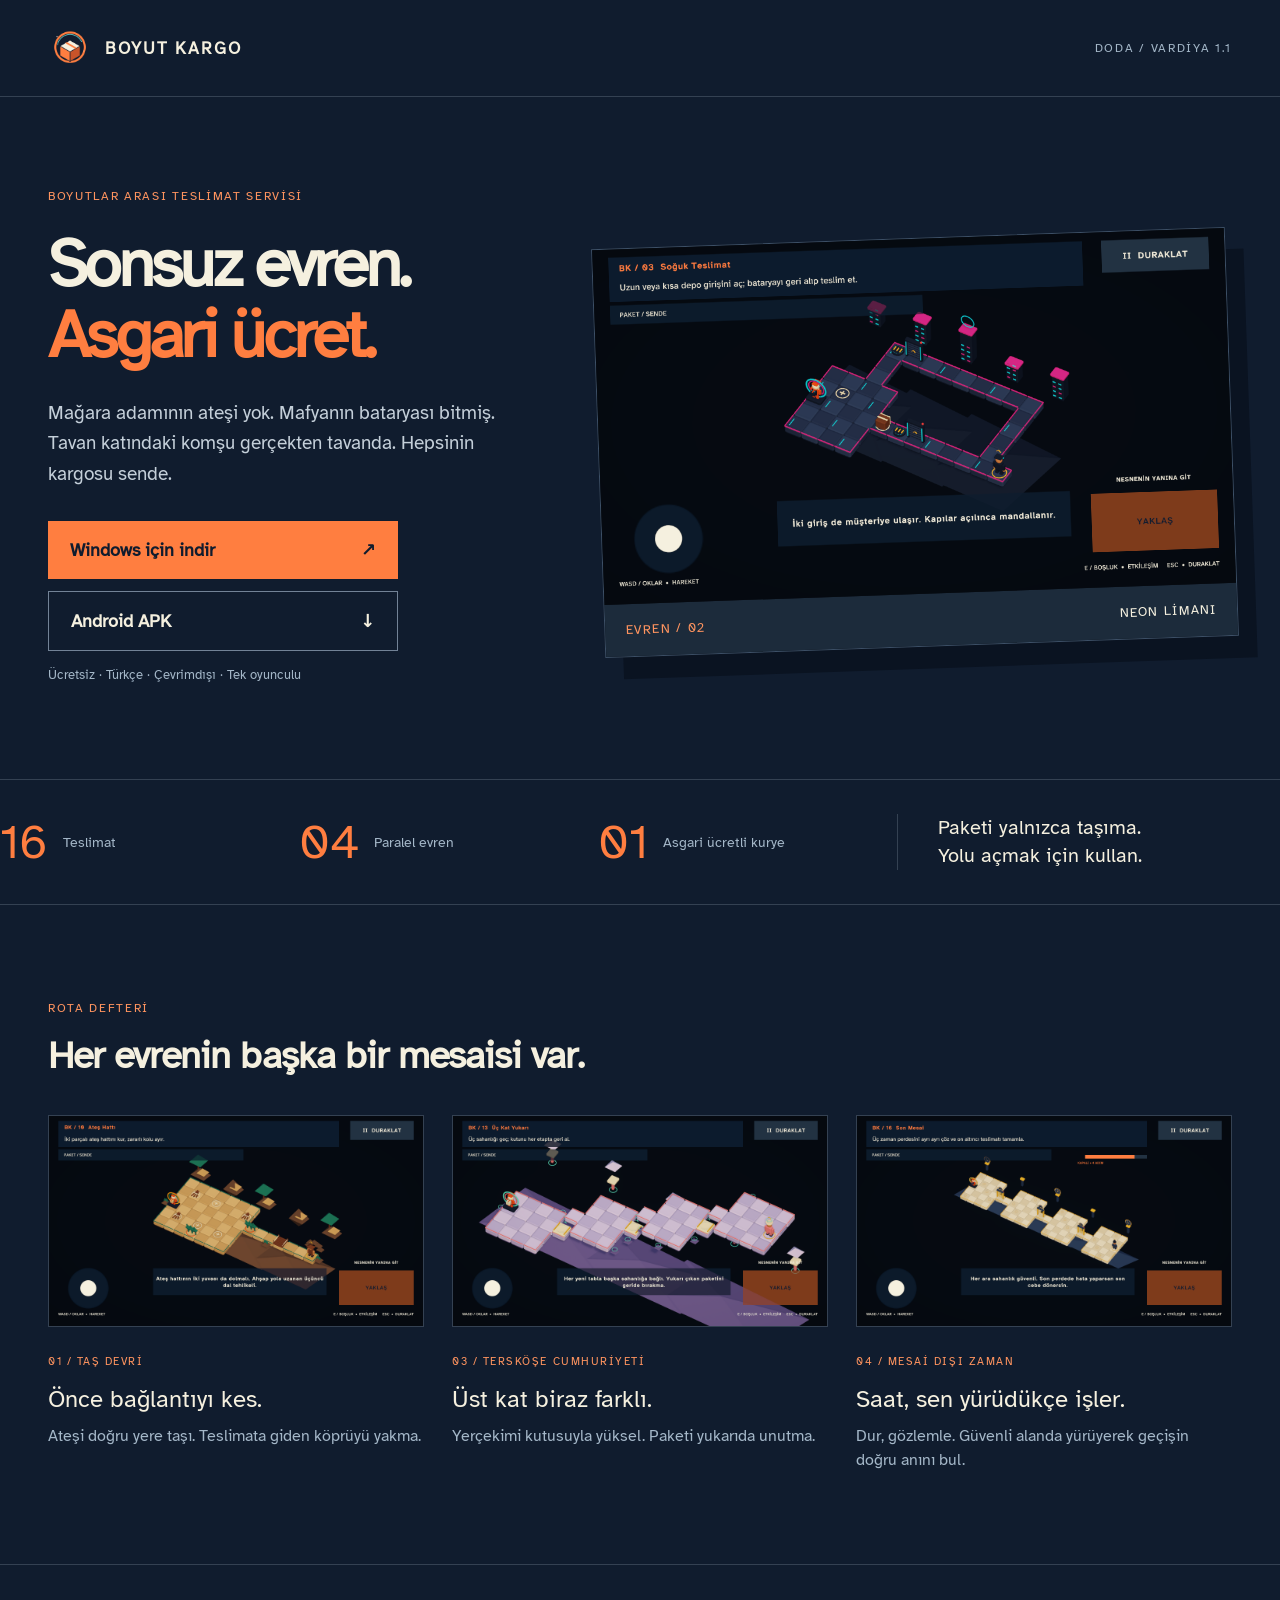
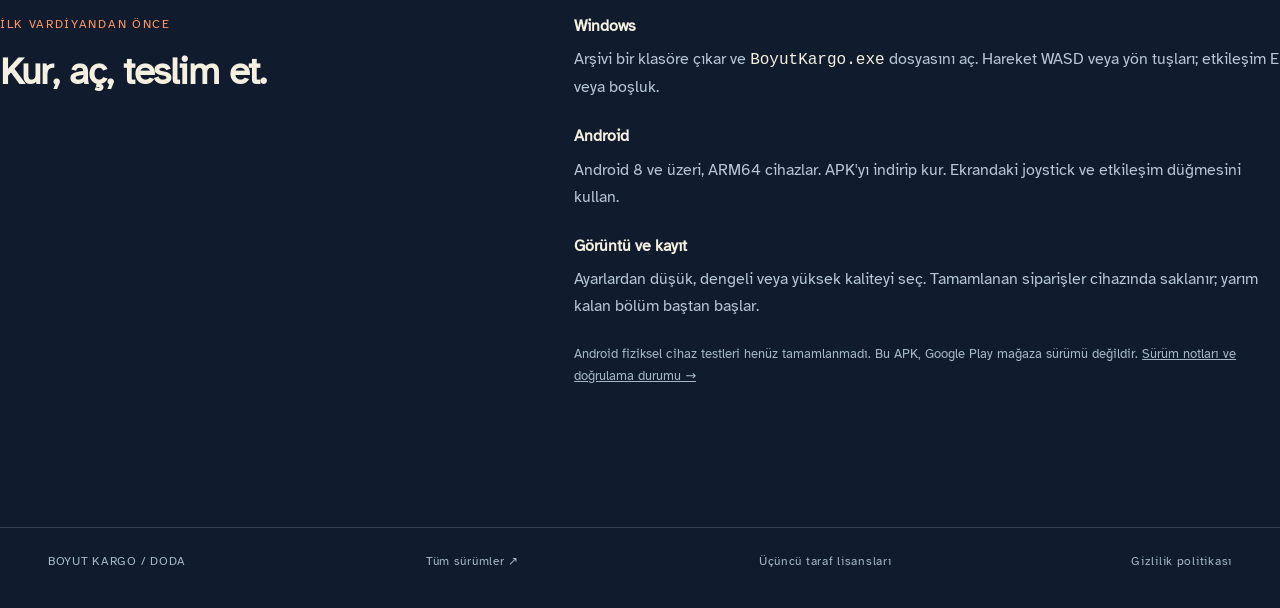
<file: index.html>
<!doctype html>
<html lang="tr"><head><meta charset="utf-8"><meta name="viewport" content="width=device-width,initial-scale=1"><meta name="theme-color" content="#101c2e"><meta name="description" content="Boyut Kargo: dört absürt evrende on altı teslimat. Türkçe, çevrimdışı bulmaca oyunu."><title>Boyut Kargo — Sonsuz evren. Asgari ücret.</title><link rel="icon" href="assets/icon.png"><link rel="stylesheet" href="style.css"></head>
<body><header class="top"><a class="brand" href="./" aria-label="Boyut Kargo ana sayfa"><img src="assets/icon.png" alt="" width="44" height="44"><span>BOYUT KARGO</span></a><span class="edition">DODA / VARDİYA 1.1</span></header>
<main><section class="hero"><div class="intro"><span class="eyebrow">BOYUTLAR ARASI TESLİMAT SERVİSİ</span><h1>Sonsuz evren.<br><em>Asgari ücret.</em></h1><p>Mağara adamının ateşi yok. Mafyanın bataryası bitmiş. Tavan katındaki komşu gerçekten tavanda. Hepsinin kargosu sende.</p><div class="downloads"><a class="primary" href="https://github.com/harunaras/boyut-kargo/releases/latest/download/BoyutKargo-Windows.zip">Windows için indir <span>↗</span></a><a class="secondary" href="https://github.com/harunaras/boyut-kargo/releases/latest/download/BoyutKargo-Android.apk">Android APK <span>↓</span></a></div><p class="small">Ücretsiz · Türkçe · Çevrimdışı · Tek oyunculu</p></div><figure class="hero-scene"><img src="assets/neon.png" alt="Neon Limanı'nda kuryenin bataryayla açtığı servis yolu"><figcaption><span>EVREN / 02</span> NEON LİMANI</figcaption></figure></section>
<section class="manifest" aria-label="Oyun kapsamı"><div><strong>16</strong><span>Teslimat</span></div><div><strong>04</strong><span>Paralel evren</span></div><div><strong>01</strong><span>Asgari ücretli kurye</span></div><p>Paketi yalnızca taşıma.<br>Yolu açmak için kullan.</p></section>
<section class="worlds" aria-labelledby="world-title"><div class="section-heading"><span class="eyebrow">ROTA DEFTERİ</span><h2 id="world-title">Her evrenin başka bir mesaisi var.</h2></div><div class="world-grid"><article><img src="assets/stone.png" alt="Taş devrindeki ahşap köprü ve sarmaşık bulmacası" loading="lazy"><span>01 / TAŞ DEVRİ</span><h3>Önce bağlantıyı kes.</h3><p>Ateşi doğru yere taşı. Teslimata giden köprüyü yakma.</p></article><article><img src="assets/gravity.png" alt="Mor adaları birbirine bağlayan yükselme tablaları" loading="lazy"><span>03 / TERSKÖŞE CUMHURİYETİ</span><h3>Üst kat biraz farklı.</h3><p>Yerçekimi kutusuyla yüksel. Paketi yukarıda unutma.</p></article><article><img src="assets/time.png" alt="Yürüdükçe açılan altın renkli zaman perdeleri" loading="lazy"><span>04 / MESAİ DIŞI ZAMAN</span><h3>Saat, sen yürüdükçe işler.</h3><p>Dur, gözlemle. Güvenli alanda yürüyerek geçişin doğru anını bul.</p></article></div></section>
<section class="play-info"><div><span class="eyebrow">İLK VARDİYANDAN ÖNCE</span><h2>Kur, aç, teslim et.</h2></div><div class="instructions"><p><b>Windows</b> Arşivi bir klasöre çıkar ve <code>BoyutKargo.exe</code> dosyasını aç. Hareket WASD veya yön tuşları; etkileşim E veya boşluk.</p><p><b>Android</b> Android 8 ve üzeri, ARM64 cihazlar. APK'yı indirip kur. Ekrandaki joystick ve etkileşim düğmesini kullan.</p><p><b>Görüntü ve kayıt</b> Ayarlardan düşük, dengeli veya yüksek kaliteyi seç. Tamamlanan siparişler cihazında saklanır; yarım kalan bölüm baştan başlar.</p><p class="small">Android fiziksel cihaz testleri henüz tamamlanmadı. Bu APK, Google Play mağaza sürümü değildir. <a href="https://github.com/harunaras/boyut-kargo/releases/latest">Sürüm notları ve doğrulama durumu →</a></p></div></section></main>
<footer><span>BOYUT KARGO / DODA</span><a href="https://github.com/harunaras/boyut-kargo/releases">Tüm sürümler ↗</a><a href="licenses.txt">Üçüncü taraf lisansları</a><a href="privacy.html">Gizlilik politikası</a></footer></body></html>
</file>
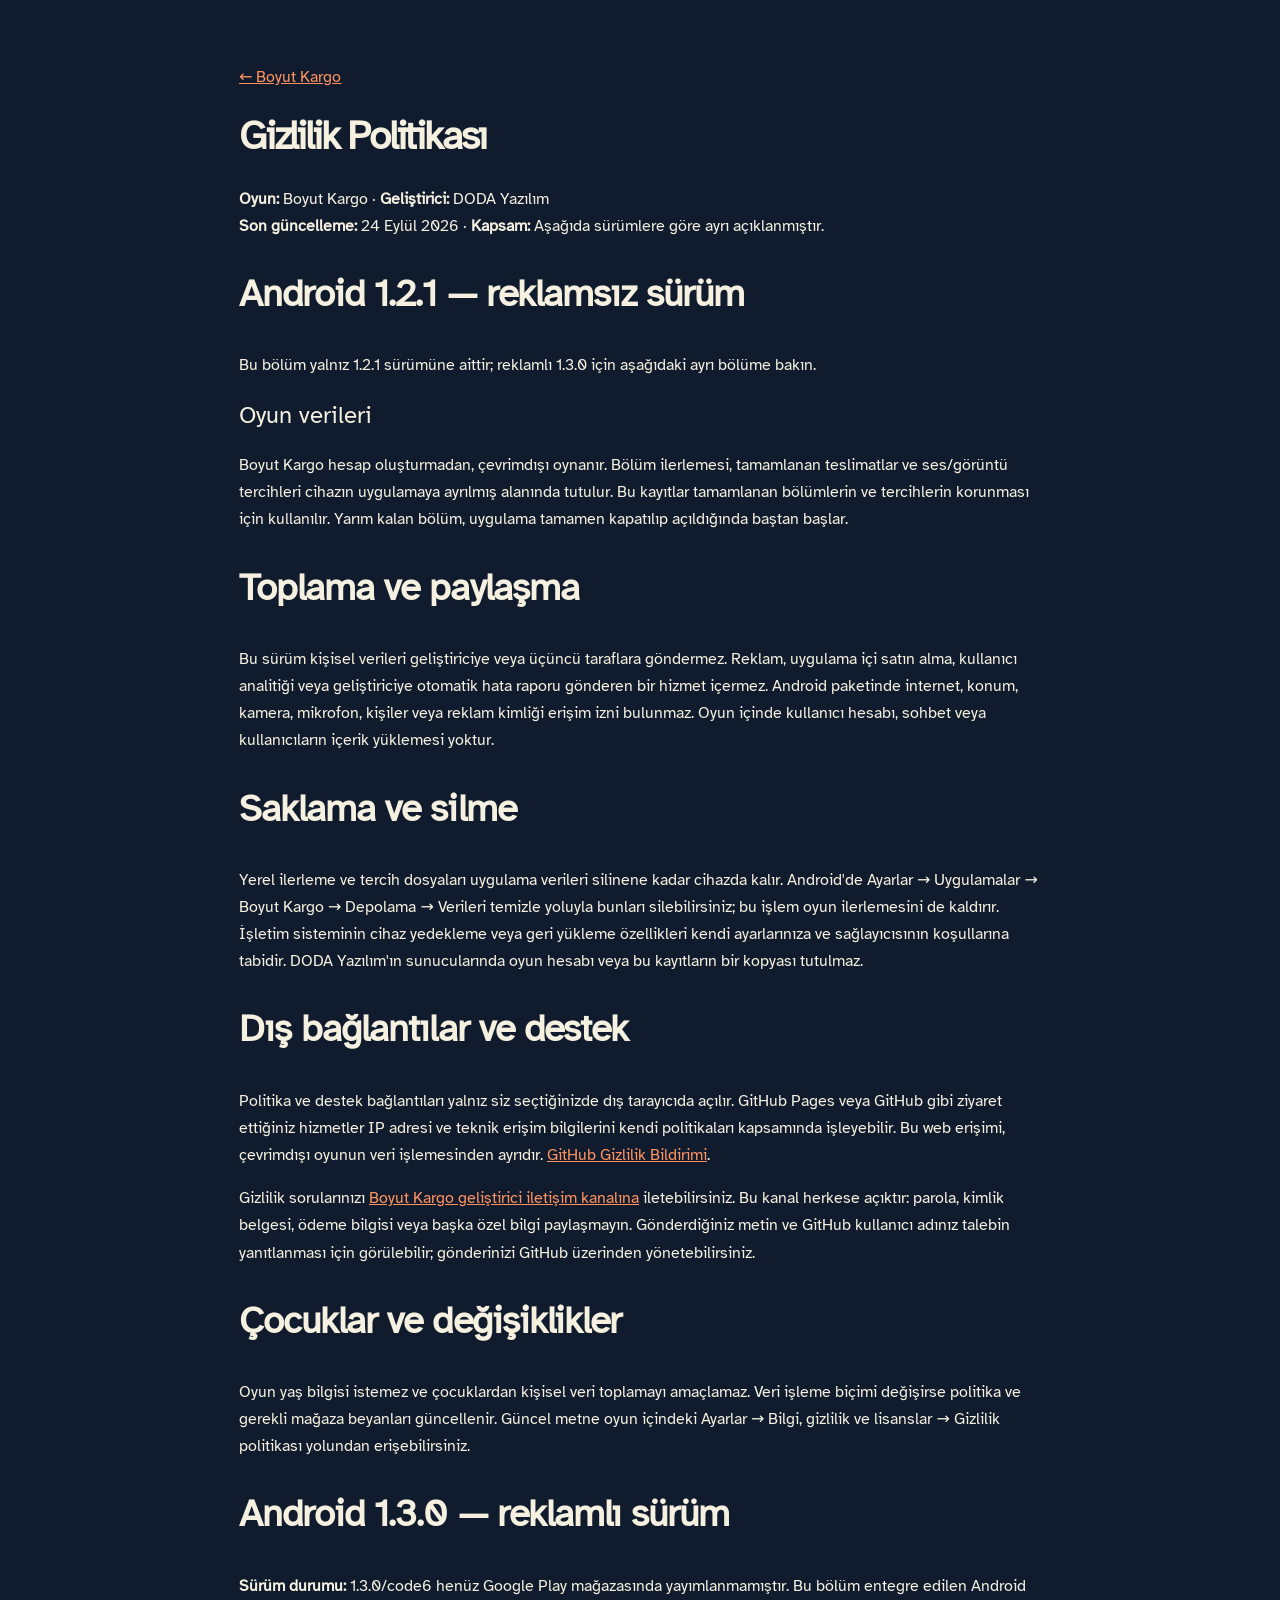
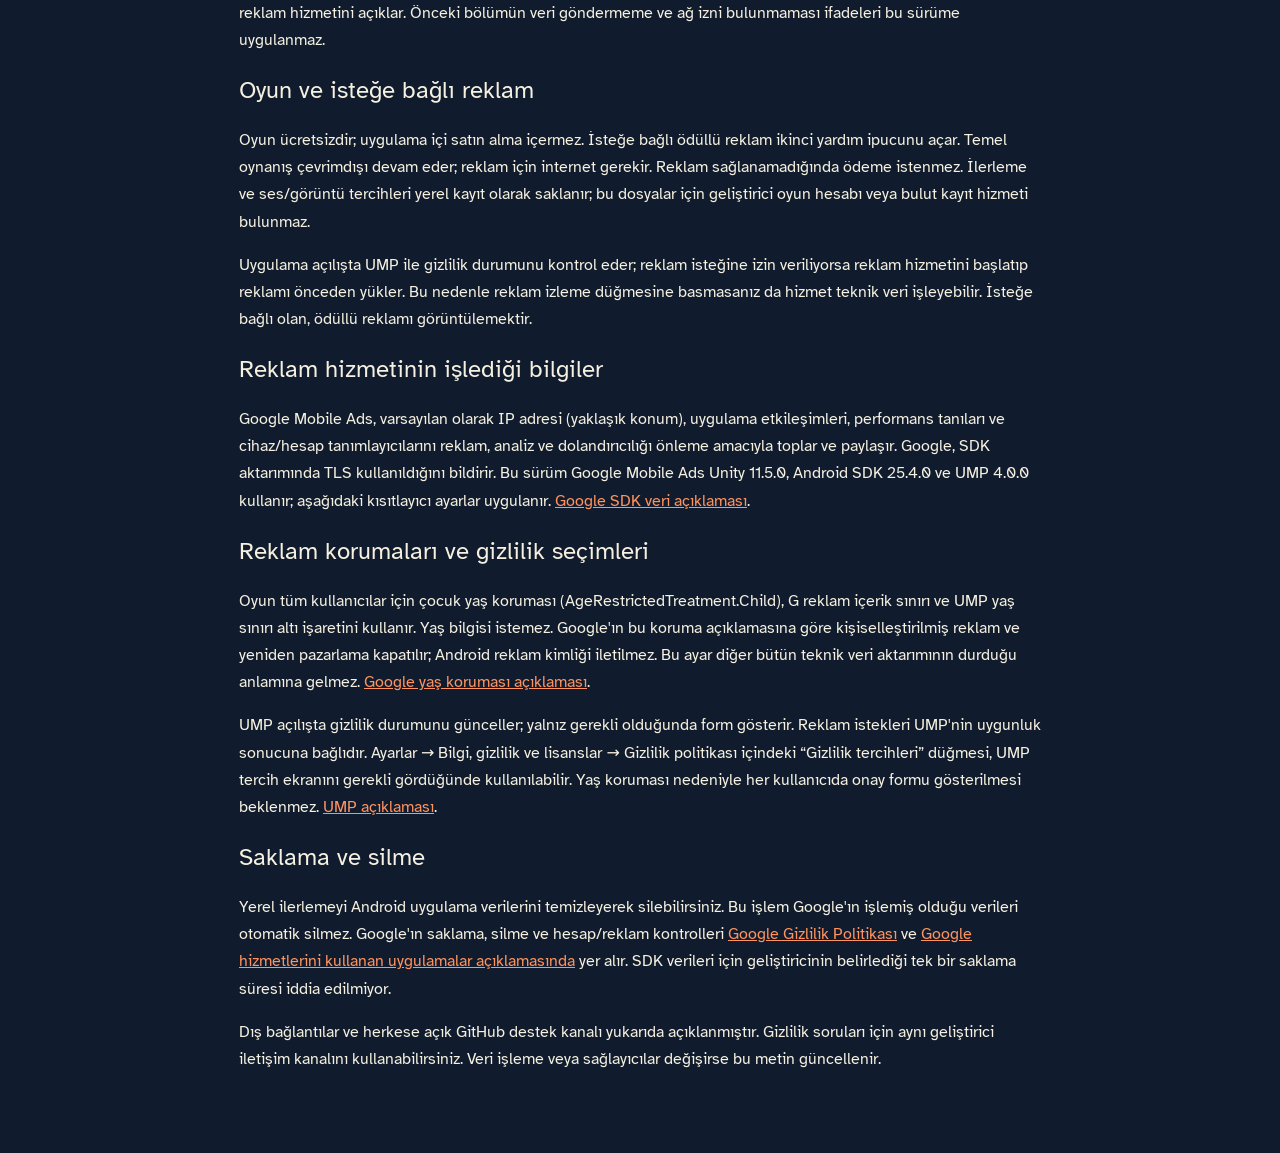
<file: privacy.html>
<!doctype html>
<html lang="tr">
<head><meta charset="utf-8"><meta name="viewport" content="width=device-width,initial-scale=1"><meta name="description" content="DODA Yazılım Boyut Kargo oyununun gizlilik politikası."><title>Gizlilik Politikası — Boyut Kargo / DODA Yazılım</title><link rel="stylesheet" href="style.css"><style>.policy{max-width:850px;margin:40px auto;padding:24px;line-height:1.7}.policy h1{font-size:2.5rem}.policy h2{margin-top:2rem}.policy a{color:#ff935f}</style></head>
<body><main class="policy"><a href="./">← Boyut Kargo</a><h1>Gizlilik Politikası</h1>
<p><strong>Oyun:</strong> Boyut Kargo · <strong>Geliştirici:</strong> DODA Yazılım<br><strong>Son güncelleme:</strong> 24 Eylül 2026 · <strong>Kapsam:</strong> Aşağıda sürümlere göre ayrı açıklanmıştır.</p>
<section id="v121"><h2>Android 1.2.1 — reklamsız sürüm</h2><p>Bu bölüm yalnız 1.2.1 sürümüne aittir; reklamlı 1.3.0 için aşağıdaki ayrı bölüme bakın.</p><h3>Oyun verileri</h3><p>Boyut Kargo hesap oluşturmadan, çevrimdışı oynanır. Bölüm ilerlemesi, tamamlanan teslimatlar ve ses/görüntü tercihleri cihazın uygulamaya ayrılmış alanında tutulur. Bu kayıtlar tamamlanan bölümlerin ve tercihlerin korunması için kullanılır. Yarım kalan bölüm, uygulama tamamen kapatılıp açıldığında baştan başlar.</p>
<h2>Toplama ve paylaşma</h2><p>Bu sürüm kişisel verileri geliştiriciye veya üçüncü taraflara göndermez. Reklam, uygulama içi satın alma, kullanıcı analitiği veya geliştiriciye otomatik hata raporu gönderen bir hizmet içermez. Android paketinde internet, konum, kamera, mikrofon, kişiler veya reklam kimliği erişim izni bulunmaz. Oyun içinde kullanıcı hesabı, sohbet veya kullanıcıların içerik yüklemesi yoktur.</p>
<h2>Saklama ve silme</h2><p>Yerel ilerleme ve tercih dosyaları uygulama verileri silinene kadar cihazda kalır. Android'de Ayarlar → Uygulamalar → Boyut Kargo → Depolama → Verileri temizle yoluyla bunları silebilirsiniz; bu işlem oyun ilerlemesini de kaldırır. İşletim sisteminin cihaz yedekleme veya geri yükleme özellikleri kendi ayarlarınıza ve sağlayıcısının koşullarına tabidir. DODA Yazılım'ın sunucularında oyun hesabı veya bu kayıtların bir kopyası tutulmaz.</p>
<h2>Dış bağlantılar ve destek</h2><p>Politika ve destek bağlantıları yalnız siz seçtiğinizde dış tarayıcıda açılır. GitHub Pages veya GitHub gibi ziyaret ettiğiniz hizmetler IP adresi ve teknik erişim bilgilerini kendi politikaları kapsamında işleyebilir. Bu web erişimi, çevrimdışı oyunun veri işlemesinden ayrıdır. <a href="https://docs.github.com/en/site-policy/privacy-policies/github-general-privacy-statement">GitHub Gizlilik Bildirimi</a>.</p>
<p>Gizlilik sorularınızı <a href="https://github.com/harunaras/boyut-kargo/issues/new">Boyut Kargo geliştirici iletişim kanalına</a> iletebilirsiniz. Bu kanal herkese açıktır: parola, kimlik belgesi, ödeme bilgisi veya başka özel bilgi paylaşmayın. Gönderdiğiniz metin ve GitHub kullanıcı adınız talebin yanıtlanması için görülebilir; gönderinizi GitHub üzerinden yönetebilirsiniz.</p>
<h2>Çocuklar ve değişiklikler</h2><p>Oyun yaş bilgisi istemez ve çocuklardan kişisel veri toplamayı amaçlamaz. Veri işleme biçimi değişirse politika ve gerekli mağaza beyanları güncellenir. Güncel metne oyun içindeki Ayarlar → Bilgi, gizlilik ve lisanslar → Gizlilik politikası yolundan erişebilirsiniz.</p>
</section>
<section id="v130"><h2>Android 1.3.0 — reklamlı sürüm</h2>
<p><strong>Sürüm durumu:</strong> 1.3.0/code6 henüz Google Play mağazasında yayımlanmamıştır. Bu bölüm entegre edilen Android reklam hizmetini açıklar. Önceki bölümün veri göndermeme ve ağ izni bulunmaması ifadeleri bu sürüme uygulanmaz.</p>
<h3>Oyun ve isteğe bağlı reklam</h3><p>Oyun ücretsizdir; uygulama içi satın alma içermez. İsteğe bağlı ödüllü reklam ikinci yardım ipucunu açar. Temel oynanış çevrimdışı devam eder; reklam için internet gerekir. Reklam sağlanamadığında ödeme istenmez. İlerleme ve ses/görüntü tercihleri yerel kayıt olarak saklanır; bu dosyalar için geliştirici oyun hesabı veya bulut kayıt hizmeti bulunmaz.</p>
<p>Uygulama açılışta UMP ile gizlilik durumunu kontrol eder; reklam isteğine izin veriliyorsa reklam hizmetini başlatıp reklamı önceden yükler. Bu nedenle reklam izleme düğmesine basmasanız da hizmet teknik veri işleyebilir. İsteğe bağlı olan, ödüllü reklamı görüntülemektir.</p><h3>Reklam hizmetinin işlediği bilgiler</h3><p>Google Mobile Ads, varsayılan olarak IP adresi (yaklaşık konum), uygulama etkileşimleri, performans tanıları ve cihaz/hesap tanımlayıcılarını reklam, analiz ve dolandırıcılığı önleme amacıyla toplar ve paylaşır. Google, SDK aktarımında TLS kullanıldığını bildirir. Bu sürüm Google Mobile Ads Unity 11.5.0, Android SDK 25.4.0 ve UMP 4.0.0 kullanır; aşağıdaki kısıtlayıcı ayarlar uygulanır. <a href="https://developers.google.com/admob/unity/privacy/play-data-disclosure">Google SDK veri açıklaması</a>.</p>
<h3>Reklam korumaları ve gizlilik seçimleri</h3><p>Oyun tüm kullanıcılar için çocuk yaş koruması (AgeRestrictedTreatment.Child), G reklam içerik sınırı ve UMP yaş sınırı altı işaretini kullanır. Yaş bilgisi istemez. Google'ın bu koruma açıklamasına göre kişiselleştirilmiş reklam ve yeniden pazarlama kapatılır; Android reklam kimliği iletilmez. Bu ayar diğer bütün teknik veri aktarımının durduğu anlamına gelmez. <a href="https://support.google.com/admob/answer/6219315">Google yaş koruması açıklaması</a>.</p>
<p>UMP açılışta gizlilik durumunu günceller; yalnız gerekli olduğunda form gösterir. Reklam istekleri UMP'nin uygunluk sonucuna bağlıdır. Ayarlar → Bilgi, gizlilik ve lisanslar → Gizlilik politikası içindeki “Gizlilik tercihleri” düğmesi, UMP tercih ekranını gerekli gördüğünde kullanılabilir. Yaş koruması nedeniyle her kullanıcıda onay formu gösterilmesi beklenmez. <a href="https://developers.google.com/admob/unity/privacy">UMP açıklaması</a>.</p>
<h3>Saklama ve silme</h3><p>Yerel ilerlemeyi Android uygulama verilerini temizleyerek silebilirsiniz. Bu işlem Google'ın işlemiş olduğu verileri otomatik silmez. Google'ın saklama, silme ve hesap/reklam kontrolleri <a href="https://policies.google.com/privacy?hl=tr">Google Gizlilik Politikası</a> ve <a href="https://policies.google.com/technologies/partner-sites?hl=tr">Google hizmetlerini kullanan uygulamalar açıklamasında</a> yer alır. SDK verileri için geliştiricinin belirlediği tek bir saklama süresi iddia edilmiyor.</p>
<p>Dış bağlantılar ve herkese açık GitHub destek kanalı yukarıda açıklanmıştır. Gizlilik soruları için aynı geliştirici iletişim kanalını kullanabilirsiniz. Veri işleme veya sağlayıcılar değişirse bu metin güncellenir.</p></section>
</main></body></html>
</file>
<file: style.css>
@font-face{font-family:Atkinson;src:url('assets/font.ttf') format('truetype');font-display:swap}*{box-sizing:border-box}html{scroll-behavior:smooth}body{margin:0;background:#101c2e;color:#f5f0df;font-family:Atkinson,system-ui,sans-serif}a{color:inherit}a:focus-visible{outline:3px solid #63dbd9;outline-offset:6px}.top{max-width:1440px;padding:26px 48px;margin:auto;display:flex;align-items:center;justify-content:space-between;border-bottom:1px solid #344152}.brand{display:flex;align-items:center;gap:13px;letter-spacing:.12em;font-size:17px;font-weight:bold;text-decoration:none}.brand img{border-radius:10px}.edition,.eyebrow{font-size:12px;letter-spacing:.14em;color:#a4b7c8}.hero{max-width:1440px;margin:0 auto;display:grid;grid-template-columns: .9fr 1.1fr;align-items:center;gap:32px;padding:88px 48px 80px}.eyebrow{color:#ff945f}h1{font-size:clamp(48px,5.2vw,76px);line-height:1.06;letter-spacing:-.055em;margin:24px 0 28px;font-weight:700}h1 em{color:#ff7e40;font-style:normal}.intro>p{font-size:19px;line-height:1.6;max-width:480px;color:#c4cfd9}.downloads{display:flex;flex-direction:column;gap:12px;max-width:350px;margin-top:32px}.downloads a{padding:18px 22px;display:flex;justify-content:space-between;text-decoration:none;font-weight:bold;font-size:18px;transition:transform .15s,background .15s}.downloads a:hover{transform:translateY(-2px)}.primary{background:#ff7e40;color:#101c2e}.primary:hover{background:#ff9b6a}.secondary{border:1px solid #728296}.small,.intro>.small{font-size:13px;line-height:1.7;color:#a4b7c8}.hero-scene{margin:0;transform:rotate(-2deg);border:1px solid #3d5067;box-shadow:18px 22px 0 #0a1321;background:#080e17}.hero-scene img{display:block;width:100%;height:auto}.hero-scene figcaption{font-size:13px;letter-spacing:.1em;padding:18px 20px;display:flex;justify-content:space-between;background:#1c2b3b}.hero-scene figcaption span{color:#ff945f}.manifest{max-width:1344px;margin:0 auto;border-top:1px solid #344152;border-bottom:1px solid #344152;display:grid;grid-template-columns:repeat(3,1fr) 1.4fr;padding:32px 0;gap:25px;align-items:center}.manifest>div{display:flex;gap:15px;align-items:center}.manifest strong{font-size:48px;font-weight:400;color:#ff7e40}.manifest span{font-size:14px;color:#a4b7c8}.manifest p{font-size:20px;line-height:1.4;margin:0;border-left:1px solid #344152;padding-left:40px}.worlds{max-width:1440px;padding:92px 48px;margin:auto}h2{font-size:clamp(28px,3vw,42px);line-height:1.15;letter-spacing:-.025em;margin:17px 0 36px}.world-grid{display:grid;grid-template-columns:repeat(3,1fr);gap:28px}.world-grid img{width:100%;display:block;border:1px solid #344152;margin-bottom:23px}.world-grid article>span{font-size:11px;letter-spacing:.14em;color:#ff945f}h3{font-size:24px;font-weight:400;margin:14px 0 10px}.world-grid p{color:#a4b7c8;font-size:16px;line-height:1.5;margin:0}.play-info{max-width:1344px;margin:0 auto 70px;padding:48px 0;border-top:1px solid #344152;display:grid;grid-template-columns:1fr 1.4fr;gap:70px}.instructions p{font-size:16px;line-height:1.7;margin:0 0 22px;color:#b7c6d5}.instructions b{display:block;color:#f5f0df;margin-bottom:6px}.instructions .small{font-size:13px;color:#a4b7c8}code{color:#f5f0df}footer{max-width:1440px;margin:auto;padding:26px 48px 40px;border-top:1px solid #344152;font-size:12px;letter-spacing:.06em;color:#a4b7c8;display:flex;gap:32px;justify-content:space-between}footer a{text-decoration:none}@media(max-width:950px){.top{padding:20px 24px}.hero{padding:50px 24px;grid-template-columns:1fr}.hero-scene{margin:24px 0;transform:none}.intro>p{max-width:600px}.downloads{flex-direction:row;max-width:none}.downloads a{flex:1}.manifest{margin:0 24px;grid-template-columns:repeat(3,1fr)}.manifest p{grid-column:1/-1;border:0;padding:0}.worlds{padding:60px 24px}.world-grid{gap:18px}.play-info{margin:0 24px 40px;gap:30px;grid-template-columns:1fr}.play-info h2{margin-bottom:0}footer{padding:24px;flex-wrap:wrap}}@media(max-width:600px){.edition{display:none}h1{font-size:52px}.downloads{flex-direction:column}.manifest strong{font-size:36px}.manifest>div{align-items:flex-start;flex-direction:column;gap:5px}.world-grid{grid-template-columns:1fr;gap:40px}.hero-scene{box-shadow:8px 10px 0 #0a1321}.manifest p{font-size:18px}.hero{padding-top:38px}.brand{font-size:14px}.play-info{padding-top:35px}footer{gap:18px}}@media(prefers-reduced-motion:reduce){html{scroll-behavior:auto}.downloads a{transition:none}}
</file>
